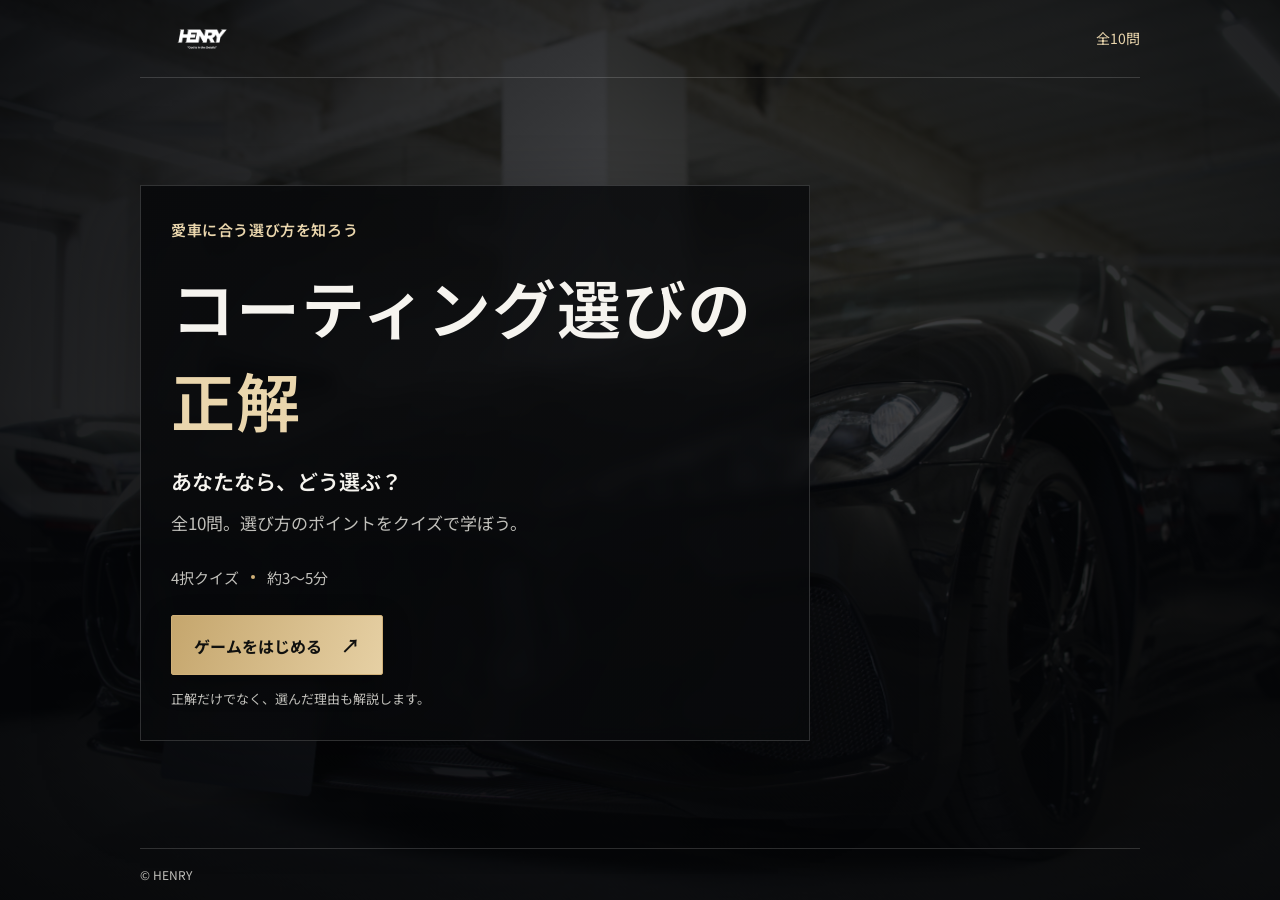
<file: index.html>
<!doctype html>
<html lang="ja">
<head>
  <meta charset="utf-8">
  <meta name="viewport" content="width=device-width, initial-scale=1">
  <meta name="theme-color" content="#08090b">
  <meta name="description" content="愛車に合うコーティング選びを、10問のクイズで学ぶゲーム。">
  <title>コーティング選びの正解 | HENRY</title>
  <link rel="preconnect" href="https://fonts.googleapis.com">
  <link rel="preconnect" href="https://fonts.gstatic.com" crossorigin>
  <link href="https://fonts.googleapis.com/css2?family=Noto+Sans+JP:wght@400;500;600;700;800&family=Playfair+Display:wght@500;600&display=swap" rel="stylesheet">
  <link rel="stylesheet" href="styles.css">
  <script src="questions.js" defer></script>
  <script src="app.js" defer></script>
</head>
<body>
  <div class="page-backdrop" aria-hidden="true"></div>
  <audio id="quiz-bgm" src="assets/quiz-background.mp3" preload="auto" loop></audio>
  <audio id="question-whoosh" src="assets/question-whoosh.wav" preload="auto"></audio>
  <main class="shell">
    <header class="masthead">
      <a class="brand" href="#top" aria-label="HENRY">
        <img class="henry-logo" src="assets/henry-logo-white.png" alt="HENRY">
      </a>
      <span class="edition">全10問</span>
    </header>

    <section id="start-screen" class="screen hero" aria-labelledby="game-title">
      <div class="hero-copy">
        <p class="eyebrow">愛車に合う選び方を知ろう</p>
        <h1 id="game-title">コーティング選びの<br><span>正解</span></h1>
        <p class="hero-lead">あなたなら、どう選ぶ？</p>
        <p class="hero-description">全10問。選び方のポイントをクイズで学ぼう。</p>
        <div class="hero-meta"><span>4択クイズ</span><b></b><span>約3〜5分</span></div>
        <button id="start-button" class="button button-primary">ゲームをはじめる <span aria-hidden="true">↗</span></button>
        <p class="fine-print">正解だけでなく、選んだ理由も解説します。</p>
      </div>
    </section>

    <section id="quiz-screen" class="screen quiz-screen" aria-live="polite" hidden>
      <div class="quiz-topline"><span id="stage-label" class="eyebrow">第1章　ディーラーコーティング</span><span id="question-count" class="question-count">1 <small>/ 10問</small></span></div>
      <div class="progress-track" role="progressbar" aria-label="クイズの進行状況" aria-valuemin="0" aria-valuemax="10" aria-valuenow="1"><span id="progress-fill"></span></div>
      <div class="question-card">
        <div class="timer-panel" aria-label="回答までの残り時間"><span class="timer-label">回答まで</span><span id="countdown" class="countdown" aria-live="off">20</span><span class="timer-unit">秒</span><div class="timer-track"><span id="timer-fill"></span></div></div>
        <p id="scenario" class="scenario"></p>
        <h2 id="question-title" class="question-title"></h2>
        <div id="choices" class="choices"></div>
        <div id="feedback" class="feedback" hidden>
          <div class="feedback-heading"><span id="feedback-status"></span><span id="feedback-note"></span></div>
          <p id="answer-feedback" class="answer-feedback"></p>
          <div class="explanation"><span class="explanation-label">解説</span><p id="explanation-text"></p></div>
          <button id="next-button" class="button button-primary next-button">次の問題へ <span aria-hidden="true">→</span></button>
        </div>
      </div>
      <div class="quiz-footer"><span>HENRY</span><span>選び方のポイントを学ぶ</span></div>
    </section>

    <section id="result-screen" class="screen result-screen" aria-labelledby="result-heading" hidden>
      <p class="eyebrow">クイズ終了</p>
      <h2 id="result-heading">あなたの<span>結果</span></h2>
      <div class="result-main">
        <div class="score-wrap"><span class="score-label">スコア</span><div class="score"><span id="score-value">0</span><small>/ 10点</small></div><span id="rank-name" class="rank-name"></span></div>
        <div class="result-message"><p id="rank-description"></p><div class="result-divider"></div><span class="summary-label">あなたの回答傾向</span><p id="tendency-text" class="tendency-text"></p></div>
      </div>
      <div class="takeaways"><span class="explanation-label">覚えておきたいこと</span><p>コーティングは<strong>必要な理由と施工後の手入れ</strong>まで考えて選びましょう。</p></div>
      <button id="replay-button" class="button button-primary">もう一度プレイ <span aria-hidden="true">↻</span></button>
      <p class="disclaimer">本ゲームは一般的な選び方の学習を目的としています。車種・塗装状態・製品・施工条件により結果は異なります。具体的な性能や保証条件は、各メーカーの最新資料と施工店にご確認ください。</p>
    </section>

    <footer class="site-footer"><span>© HENRY</span></footer>
  </main>
</body>
</html>
</file>
<file: styles.css>
:root {
  color-scheme: dark;
  --black: #08090b;
  --panel: rgba(11, 12, 14, .90);
  --panel-soft: rgba(18, 19, 21, .88);
  --line: rgba(255, 255, 255, .16);
  --gold: #d0b078;
  --gold-light: #ead6ad;
  --text: #f6f4ef;
  --muted: #c1c0bb;
  --green: #b7d2b1;
  --red: #e8aaa0;
  --sans: "Noto Sans JP", "Hiragino Kaku Gothic ProN", "Yu Gothic", system-ui, sans-serif;
  --serif: "Playfair Display", Georgia, serif;
}

* { box-sizing: border-box; }
html { min-height: 100%; background: var(--black); }
body {
  min-width: 320px;
  min-height: 100vh;
  margin: 0;
  overflow-x: hidden;
  color: var(--text);
  font-family: var(--sans);
  font-size: 17px;
  line-height: 1.8;
  writing-mode: horizontal-tb;
  text-orientation: mixed;
  background: var(--black);
}
button, a { font: inherit; }
button:focus-visible, a:focus-visible { outline: 2px solid var(--gold-light); outline-offset: 4px; }
.page-backdrop {
  position: fixed;
  z-index: 0;
  inset: 0;
  background-color: #090a0c;
  background-image: linear-gradient(90deg, rgba(4,5,7,.91), rgba(4,5,7,.70) 48%, rgba(4,5,7,.84)), linear-gradient(0deg, rgba(4,5,7,.8), transparent 55%, rgba(4,5,7,.35)), url("assets/maserati-background.jpeg");
  background-position: center, center, center 44%;
  background-size: cover;
  background-repeat: no-repeat;
  transform: scale(1.015);
}
.shell { position: relative; z-index: 1; display: flex; flex-direction: column; width: min(1000px, calc(100% - 48px)); min-height: 100vh; margin: 0 auto; }
.masthead { display: flex; align-items: center; justify-content: space-between; min-height: 78px; border-bottom: 1px solid var(--line); }
.brand { display: flex; align-items: center; gap: 11px; color: var(--text); text-decoration: none; }
.henry-logo { display: block; width: 124px; height: 68px; object-fit: contain; }
.edition { color: var(--gold-light); font-size: 14px; }
.screen[hidden] { display: none !important; }
.eyebrow { margin: 0 0 17px; color: var(--gold-light); font-size: 15px; font-weight: 600; letter-spacing: .04em; writing-mode: horizontal-tb; }
.hero { display: flex; flex: 1; align-items: center; padding: 70px 0; }
.hero-copy { width: min(670px, 100%); padding: 30px; border: 1px solid var(--line); background: linear-gradient(115deg, rgba(8,9,11,.92), rgba(8,9,11,.76)); box-shadow: 0 24px 90px rgba(0,0,0,.35); backdrop-filter: blur(8px); }
.hero h1 { margin: 0; font-size: clamp(38px, 6vw, 64px); font-weight: 600; line-height: 1.45; letter-spacing: .015em; overflow-wrap: anywhere; }
.hero h1 span { color: var(--gold-light); }
.hero-lead { margin: 18px 0 8px; font-size: 21px; font-weight: 600; line-height: 1.7; }
.hero-description { margin: 0; color: var(--muted); font-size: 17px; line-height: 1.9; }
.hero-meta { display: flex; flex-wrap: wrap; align-items: center; gap: 12px; margin: 24px 0; color: var(--muted); font-size: 15px; }
.hero-meta b { width: 4px; height: 4px; border-radius: 50%; background: var(--gold); }
.button { min-height: 56px; padding: 12px 22px; border: 1px solid var(--gold); border-radius: 2px; cursor: pointer; font-family: var(--sans); font-size: 16px; font-weight: 700; text-align: center; transition: background .18s ease, transform .18s ease; }
.button:hover { transform: translateY(-2px); }
.button-primary { color: #11110f; background: linear-gradient(110deg, #c5a66d, #e6d0a4); box-shadow: 0 8px 28px rgba(0,0,0,.28); }
.button-primary span { margin-left: 15px; font-size: 19px; }
.fine-print { margin: 12px 0 0; color: var(--muted); font-size: 13px; }
.site-footer { display: flex; align-items: center; min-height: 52px; margin-top: auto; border-top: 1px solid var(--line); color: var(--muted); font-size: 12px; }
.quiz-screen { flex: 1; width: min(790px, 100%); margin: 0 auto; padding: 40px 0 34px; }
.quiz-topline { display: flex; align-items: center; justify-content: space-between; gap: 14px; }
.quiz-topline .eyebrow { margin: 0; }
.question-count { flex: none; color: var(--gold-light); font-family: var(--serif); font-size: 20px; white-space: nowrap; }
.question-count small { color: var(--muted); font-family: var(--sans); font-size: 13px; }
.progress-track { height: 3px; margin: 16px 0 22px; background: rgba(255,255,255,.17); }
.progress-track span { display: block; width: 10%; height: 100%; background: var(--gold); transition: width .25s ease; }
.question-card { padding: clamp(18px, 4vw, 30px); border: 1px solid var(--line); background: var(--panel); box-shadow: 0 18px 55px rgba(0,0,0,.4); backdrop-filter: blur(8px); }
.timer-panel { display: grid; grid-template-columns: auto 1fr auto; align-items: center; gap: 8px; margin: 0 0 20px; padding: 8px 12px 10px; border: 1px solid var(--line); background: rgba(0,0,0,.4); }
.timer-label, .timer-unit { color: var(--muted); font-size: 15px; font-weight: 600; }
.countdown { justify-self: center; color: var(--gold-light); font: 600 25px/1.2 var(--serif); font-variant-numeric: tabular-nums; }
.countdown.timer-low { color: var(--red); animation: timer-flash .5s ease-in-out infinite alternate; }
.timer-track { grid-column: 1 / -1; height: 3px; background: rgba(255,255,255,.15); }
.timer-track span { display: block; width: 100%; height: 100%; background: var(--gold); transition: width 1s linear, background-color .2s linear; }
.timer-panel:has(.timer-low) .timer-track span { background: var(--red); }
@keyframes timer-flash { to { opacity: .5; } }
.scenario { margin: 0 0 10px; color: var(--muted); font-size: 16px; line-height: 1.8; white-space: pre-line; }
.question-title { margin: 0 0 7px; font-size: clamp(24px, 4vw, 32px); font-weight: 600; line-height: 1.55; letter-spacing: .01em; overflow-wrap: anywhere; }
.choices { display: grid; gap: 10px; margin-top: 20px; }
.choice { display: flex; align-items: center; gap: 13px; min-width: 0; min-height: 64px; padding: 11px 14px; border: 1px solid rgba(255,255,255,.21); border-radius: 2px; color: var(--text); background: rgba(255,255,255,.045); cursor: pointer; text-align: left; font: 500 16px/1.7 var(--sans); transition: background .15s ease, border-color .15s ease, transform .15s ease; }
.choice:hover:not(:disabled) { transform: translateY(-1px); border-color: var(--gold); background: rgba(208,176,120,.11); }
.choice-letter { display: grid; flex: 0 0 34px; width: 34px; height: 34px; place-items: center; border: 1px solid var(--gold); color: var(--gold-light); font: 15px var(--serif); }
.choice-text { min-width: 0; overflow-wrap: anywhere; }
.choice-arrow { flex: none; color: var(--gold-light); opacity: 0; }
.choice:hover .choice-arrow { opacity: 1; }
.choice:disabled { cursor: default; }
.choice.is-correct { border-color: var(--green); background: rgba(76,119,77,.22); }
.choice.is-correct .choice-letter { border-color: var(--green); color: var(--green); }
.choice.is-selected-wrong { border-color: var(--red); background: rgba(133,53,53,.22); }
.choice.is-selected-wrong .choice-letter { border-color: var(--red); color: var(--red); }
.feedback { margin-top: 19px; padding: 19px; border: 1px solid var(--gold); background: var(--panel-soft); }
.feedback-timeout { border-color: var(--red); }
.feedback-heading { display: flex; align-items: baseline; flex-wrap: wrap; gap: 10px; }
.status-correct, .status-review { color: var(--green); font-size: 17px; font-weight: 700; }
.status-review { color: var(--red); }
.feedback-heading > span:last-child, .explanation-label { color: var(--gold-light); font-size: 13px; font-weight: 600; }
.answer-feedback { margin: 8px 0 17px; font-size: 16px; font-weight: 600; line-height: 1.8; }
.explanation { padding-top: 13px; border-top: 1px solid var(--line); }
.explanation p { margin: 7px 0 0; color: var(--muted); font-size: 16px; line-height: 1.9; overflow-wrap: anywhere; }
.next-button { width: 100%; min-height: 54px; margin-top: 19px; }
.quiz-footer { display: flex; justify-content: space-between; gap: 12px; padding-top: 16px; color: var(--muted); font-size: 13px; }
.result-screen { flex: 1; width: min(740px, 100%); margin: 0 auto; padding: 45px 0 38px; }
.result-screen > .eyebrow { margin-bottom: 7px; }
.result-screen h2 { margin: 0 0 22px; font-size: clamp(32px, 6vw, 48px); font-weight: 600; line-height: 1.45; }
.result-screen h2 span { color: var(--gold-light); }
.result-main { display: grid; grid-template-columns: .8fr 1.2fr; border: 1px solid var(--line); background: var(--panel); box-shadow: 0 18px 55px rgba(0,0,0,.4); backdrop-filter: blur(8px); }
.score-wrap { display: flex; min-height: 195px; flex-direction: column; align-items: center; justify-content: center; padding: 22px; border-right: 1px solid var(--line); }
.score-label, .summary-label { color: var(--gold-light); font-size: 14px; font-weight: 600; }
.score { margin: 8px 0; color: var(--gold-light); font: 64px/1.1 var(--serif); }
.score small { color: var(--muted); font: 15px var(--sans); }
.rank-name { font-size: 17px; font-weight: 700; text-align: center; }
.result-message { display: flex; flex-direction: column; justify-content: center; padding: 24px; }
.result-message > p:first-child { margin: 0; font-size: 16px; line-height: 1.9; }
.result-divider { height: 1px; margin: 17px 0; background: var(--line); }
.tendency-text { margin: 8px 0 0; color: var(--muted); font-size: 16px; line-height: 1.9; }
.takeaways { margin: 17px 0 24px; padding: 17px 19px; border-left: 2px solid var(--gold); background: rgba(0,0,0,.65); }
.takeaways p { margin: 7px 0 0; color: var(--muted); font-size: 16px; line-height: 1.9; }
.takeaways strong { color: var(--gold-light); }
.result-screen > .button { display: block; width: 100%; margin: auto; }
.disclaimer { max-width: 640px; margin: 21px auto 0; color: var(--muted); font-size: 13px; line-height: 1.85; text-align: center; }
button:disabled { opacity: .88; }

@media (max-width: 740px) {
  body { font-size: 16px; }
  .page-backdrop { background-image: linear-gradient(rgba(4,5,7,.79), rgba(4,5,7,.87)), url("assets/maserati-background.jpeg"); background-position: center, 58% center; }
  .shell { width: calc(100% - 32px); }
  .masthead { min-height: 68px; }
  .henry-logo { width: 108px; height: 60px; }
  .edition { font-size: 13px; }
  .hero { align-items: stretch; padding: 30px 0; }
  .hero-copy { width: 100%; padding: 23px 18px; }
  .hero h1 { font-size: clamp(35px, 9vw, 48px); line-height: 1.45; }
  .hero-lead { margin-top: 14px; font-size: 18px; }
  .hero-description { font-size: 16px; }
  .hero-meta { margin: 18px 0; font-size: 15px; }
  .hero .button { width: 100%; }
  .fine-print { font-size: 14px; }
  .quiz-screen, .result-screen { padding: 25px 0 28px; }
  .quiz-topline { align-items: flex-start; }
  .quiz-topline .eyebrow { max-width: calc(100% - 94px); font-size: 14px; line-height: 1.7; }
  .question-count { font-size: 17px; }
  .question-count small { font-size: 11px; }
  .progress-track { margin: 12px 0 16px; }
  .question-card { padding: 15px 13px; }
  .timer-panel { gap: 5px; margin-bottom: 15px; padding: 7px 9px 9px; }
  .timer-label, .timer-unit { font-size: 14px; }
  .countdown { font-size: 24px; }
  .scenario { font-size: 15px; }
  .question-title { font-size: clamp(23px, 6.5vw, 28px); line-height: 1.6; }
  .choices { gap: 9px; margin-top: 17px; }
  .choice { gap: 10px; min-height: 62px; padding: 10px 9px; font-size: 16px; line-height: 1.7; }
  .choice-letter { flex-basis: 32px; width: 32px; height: 32px; }
  .choice-arrow { display: none; }
  .feedback { margin-top: 14px; padding: 15px 13px; }
  .status-correct, .status-review { font-size: 16px; }
  .answer-feedback, .explanation p, .tendency-text, .takeaways p { font-size: 15px; }
  .next-button { min-height: 54px; }
  .quiz-footer { flex-direction: column; gap: 3px; padding-top: 13px; font-size: 12px; }
  .result-screen h2 { margin-bottom: 17px; font-size: clamp(31px, 8vw, 41px); }
  .result-main { grid-template-columns: 1fr; }
  .score-wrap { min-height: 157px; border-right: 0; border-bottom: 1px solid var(--line); }
  .score { margin: 5px 0; font-size: 55px; }
  .rank-name { font-size: 16px; }
  .result-message { padding: 17px; }
  .result-message > p:first-child { font-size: 15px; }
  .takeaways { margin: 14px 0 19px; padding: 14px; }
  .disclaimer { font-size: 12px; }
  .site-footer { min-height: 48px; font-size: 11px; }
}

@media (max-width: 370px) {
  .shell { width: calc(100% - 24px); }
  .hero-copy { padding: 20px 14px; }
  .edition { font-size: 12px; }
  .choice { font-size: 15px; }
  .question-card { padding: 12px 10px; }
  .timer-label, .timer-unit { font-size: 13px; }
}

@media (prefers-reduced-motion: reduce) {
  *, *::before, *::after { scroll-behavior: auto !important; animation: none !important; transition: none !important; }
}
</file>
